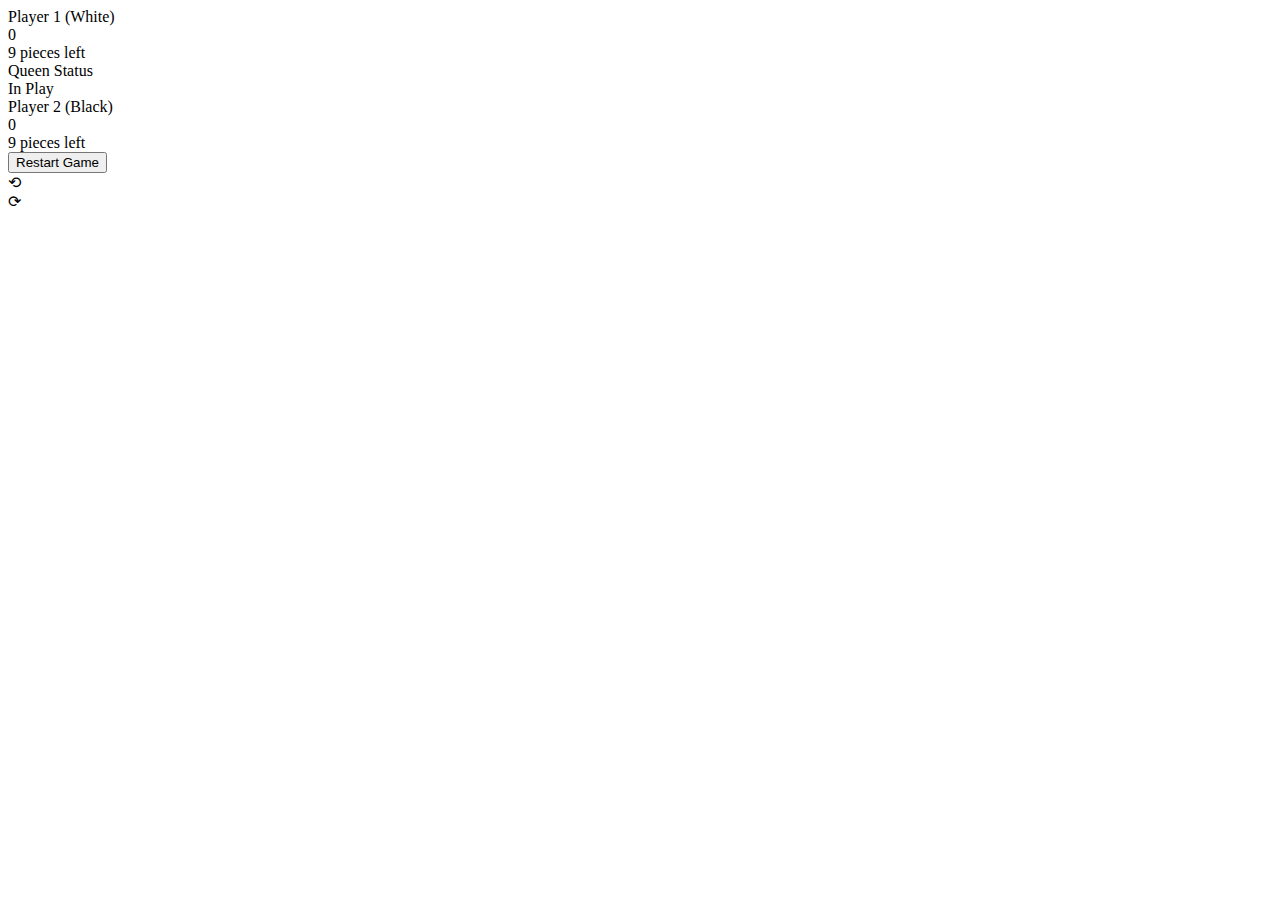
<file: index.html>
<!DOCTYPE html>
<html lang="en">
<head>
    <meta charset="UTF-8">
    <meta name="viewport" content="width=device-width, initial-scale=1.0">
    <style> </style>
    <title>3D Carrom Game</title>
   
</head>
<body>
    <div class="game-container">
        <div class="scoreboard">
            <div class="player player1 active">
                <div>Player 1 (White)</div>
                <div class="score">0</div>
                <div class="pieces-left">9 pieces left</div>
            </div>
            <div>
                <div>Queen Status</div>
                <div class="queen-status">In Play</div>
            </div>
            <div class="player player2">
                <div>Player 2 (Black)</div>
                <div class="score">0</div>
                <div class="pieces-left">9 pieces left</div>
            </div>
        </div>
        
        <div class="carrom-board">
            <!-- Corner pockets -->
            <div class="corner-pocket"></div>
            <div class="corner-pocket"></div>
            <div class="corner-pocket"></div>
            <div class="corner-pocket"></div>
            
            <!-- Board markings -->
            <div class="circle center-circle"></div>
            <div class="center-dot"></div>
            <div class="triangle-marker top-marker"></div>
            <div class="triangle-marker bottom-marker"></div>
            <div class="triangle-marker left-marker"></div>
            <div class="triangle-marker right-marker"></div>
            
            <!-- Direction indicator -->
            <div class="direction-indicator"></div>
        </div>
        
        <div class="power-meter">
            <div class="power-level"></div>
        </div>
        
        <div class="game-controls">
            <button id="restart-btn">Restart Game</button>
        </div>
        
        <div class="rotation-controls">
            <div class="rotation-button rotate-left">⟲</div>
            <div class="rotation-button rotate-right">⟳</div>
        </div>
        
        <div class="game-message"></div>
    </div>
</file>
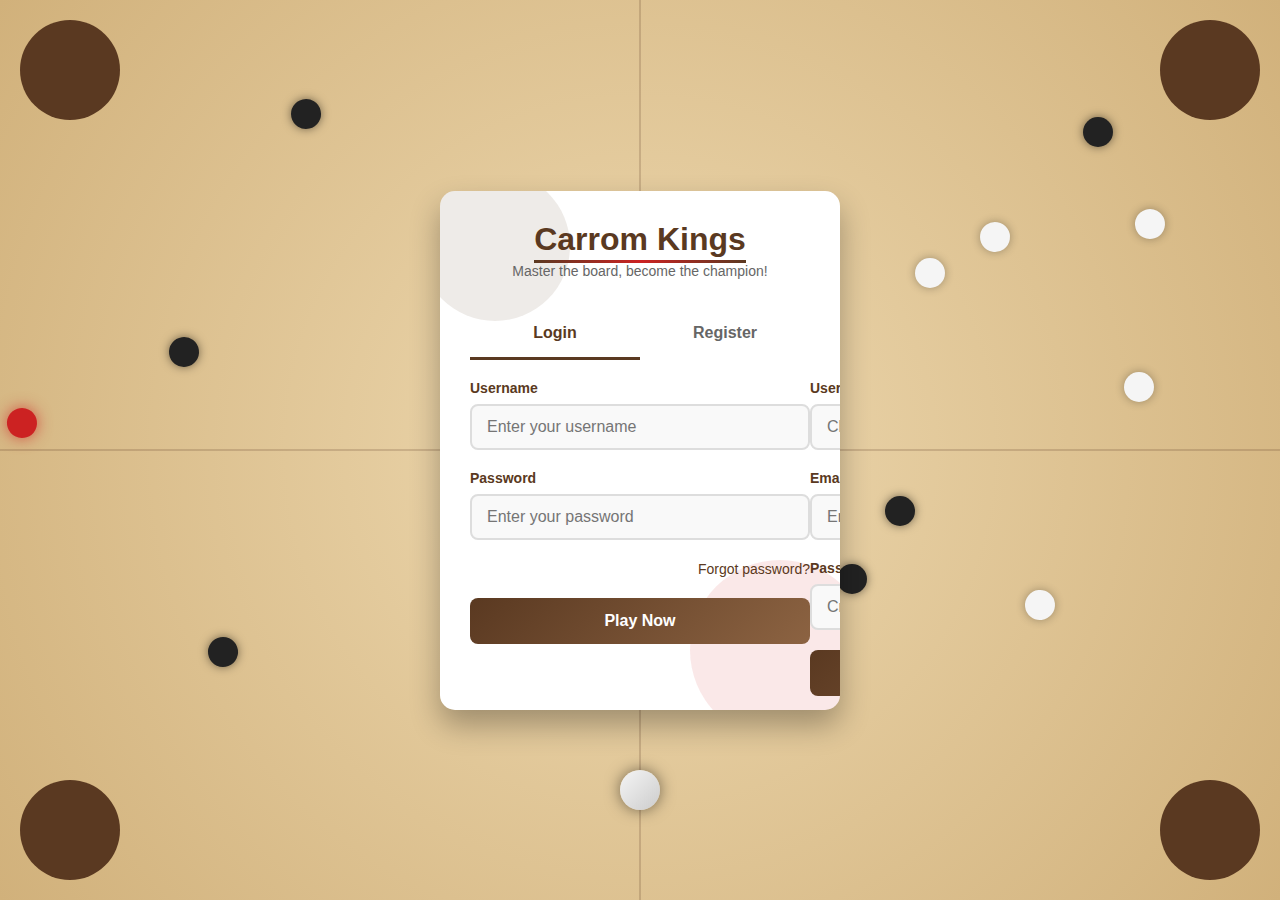
<file: login.html>
<!DOCTYPE html>
<html lang="en">
<head>
    <meta charset="UTF-8">
    <meta name="viewport" content="width=device-width, initial-scale=1.0">
    <title>Carrom Kings - Login</title>
    <style>
        * {
            margin: 0;
            padding: 0;
            box-sizing: border-box;
            font-family: 'Segoe UI', Tahoma, Geneva, Verdana, sans-serif;
        }
        
        body {
            background-color: #f5e2c4;
            height: 100vh;
            display: flex;
            justify-content: center;
            align-items: center;
            overflow: hidden;
            position: relative;
        }
        
        .background {
            position: absolute;
            width: 100%;
            height: 100%;
            background: radial-gradient(circle at center, #eed9b0, #d1b17b);
            z-index: -1;
        }
        
        /* Carrom board corners */
        .corner {
            position: absolute;
            width: 100px;
            height: 100px;
            background-color: #5a3921;
            border-radius: 50%;
        }
        
        .corner-1 {
            top: 20px;
            left: 20px;
        }
        
        .corner-2 {
            top: 20px;
            right: 20px;
        }
        
        .corner-3 {
            bottom: 20px;
            left: 20px;
        }
        
        .corner-4 {
            bottom: 20px;
            right: 20px;
        }
        
        /* Carrom coins animations */
        .coin {
            position: absolute;
            width: 30px;
            height: 30px;
            border-radius: 50%;
            animation: float 6s infinite ease-in-out;
        }
        
        .black-coin {
            background-color: #222;
            box-shadow: 0 0 10px rgba(0, 0, 0, 0.5);
        }
        
        .white-coin {
            background-color: #f5f5f5;
            box-shadow: 0 0 10px rgba(0, 0, 0, 0.3);
        }
        
        .red-coin {
            background-color: #cc2222;
            box-shadow: 0 0 15px rgba(204, 34, 34, 0.7);
        }
        
        .striker {
            position: absolute;
            width: 40px;
            height: 40px;
            border-radius: 50%;
            background: linear-gradient(135deg, #f5f5f5, #ccc);
            box-shadow: 0 0 15px rgba(0, 0, 0, 0.5);
            z-index: 2;
        }
        
        @keyframes float {
            0%, 100% {
                transform: translateY(0) rotate(0deg);
            }
            25% {
                transform: translateY(-20px) rotate(90deg);
            }
            50% {
                transform: translateY(0) rotate(180deg);
            }
            75% {
                transform: translateY(20px) rotate(270deg);
            }
        }
        
        /* Main container */
        .container {
            width: 400px;
            background-color: #fff;
            padding: 30px;
            border-radius: 15px;
            box-shadow: 0 15px 30px rgba(0, 0, 0, 0.3);
            position: relative;
            z-index: 10;
            overflow: hidden;
            animation: containerAppear 1s ease-out forwards;
        }
        
        @keyframes containerAppear {
            from {
                opacity: 0;
                transform: translateY(30px);
            }
            to {
                opacity: 1;
                transform: translateY(0);
            }
        }
        
        .container::before {
            content: '';
            position: absolute;
            top: -20px;
            left: -20px;
            width: 150px;
            height: 150px;
            background-color: #5a3921;
            opacity: 0.1;
            border-radius: 50%;
            z-index: -1;
        }
        
        .container::after {
            content: '';
            position: absolute;
            bottom: -30px;
            right: -30px;
            width: 180px;
            height: 180px;
            background-color: #cc2222;
            opacity: 0.1;
            border-radius: 50%;
            z-index: -1;
        }
        
        /* Game logo */
        .logo {
            text-align: center;
            margin-bottom: 30px;
            position: relative;
        }
        
        .logo h1 {
            color: #5a3921;
            font-size: 32px;
            margin-bottom: 5px;
            position: relative;
            display: inline-block;
            animation: logoAnimation 2s infinite alternate;
        }
        
        @keyframes logoAnimation {
            0% {
                transform: scale(1);
            }
            100% {
                transform: scale(1.05);
            }
        }
        
        .logo h1::after {
            content: '';
            position: absolute;
            bottom: -5px;
            left: 0;
            width: 100%;
            height: 3px;
            background: linear-gradient(to right, #5a3921, #cc2222, #5a3921);
        }
        
        .logo p {
            color: #666;
            font-size: 14px;
        }
        
        /* Form tabs */
        .tabs {
            display: flex;
            margin-bottom: 20px;
            position: relative;
            z-index: 1;
        }
        
        .tab {
            flex: 1;
            text-align: center;
            padding: 15px 0;
            cursor: pointer;
            color: #666;
            font-weight: 600;
            transition: all 0.3s ease;
            border-bottom: 3px solid transparent;
            position: relative;
            overflow: hidden;
        }
        
        .tab.active {
            color: #5a3921;
            border-bottom: 3px solid #5a3921;
        }
        
        .tab::before {
            content: '';
            position: absolute;
            width: 100%;
            height: 100%;
            background-color: rgba(90, 57, 33, 0.1);
            top: 0;
            left: -100%;
            transition: all 0.3s ease;
        }
        
        .tab:hover::before {
            left: 0;
        }
        
        /* Forms container */
        .form-container {
            position: relative;
            height: 300px;
        }
        
        form {
            position: absolute;
            width: 100%;
            height: 100%;
            transition: all 0.5s ease;
        }
        
        .login-form {
            left: 0;
        }
        
        .register-form {
            left: 100%;
        }
        
        .form-container.show-register .login-form {
            left: -100%;
        }
        
        .form-container.show-register .register-form {
            left: 0;
        }
        
        /* Form inputs */
        .input-group {
            margin-bottom: 20px;
            position: relative;
        }
        
        .input-group label {
            display: block;
            margin-bottom: 8px;
            color: #5a3921;
            font-size: 14px;
            font-weight: 600;
            transition: all 0.3s ease;
        }
        
        .input-group input {
            width: 100%;
            padding: 12px 15px;
            border: 2px solid #ddd;
            border-radius: 8px;
            font-size: 16px;
            transition: all 0.3s ease;
            background-color: #f9f9f9;
        }
        
        .input-group input:focus {
            border-color: #5a3921;
            outline: none;
            box-shadow: 0 0 0 3px rgba(90, 57, 33, 0.2);
            background-color: #fff;
        }
        
        /* Submit button */
        button {
            width: 100%;
            padding: 14px;
            background: linear-gradient(135deg, #5a3921, #8c6342);
            border: none;
            border-radius: 8px;
            color: white;
            font-size: 16px;
            font-weight: 600;
            cursor: pointer;
            transition: all 0.3s ease;
            position: relative;
            overflow: hidden;
        }
        
        button:hover {
            transform: translateY(-2px);
            box-shadow: 0 5px 15px rgba(90, 57, 33, 0.5);
        }
        
        button::after {
            content: '';
            position: absolute;
            background: rgba(255, 255, 255, 0.3);
            width: 100px;
            height: 100px;
            border-radius: 50%;
            top: -50px;
            left: -50px;
            opacity: 0;
            transition: all 0.6s ease;
        }
        
        button:active::after {
            transform: scale(5);
            opacity: 0;
            transition: 0s;
        }
        
        /* Forgot password link */
        .forgot-password {
            text-align: right;
            margin-bottom: 20px;
        }
        
        .forgot-password a {
            color: #5a3921;
            text-decoration: none;
            font-size: 14px;
            position: relative;
        }
        
        .forgot-password a::after {
            content: '';
            position: absolute;
            bottom: -2px;
            left: 0;
            width: 0;
            height: 1px;
            background-color: #5a3921;
            transition: width 0.3s ease;
        }
        
        .forgot-password a:hover::after {
            width: 100%;
        }
        
        /* Message styles */
        .message {
            padding: 10px;
            margin-top: 15px;
            border-radius: 5px;
            text-align: center;
            display: none;
            animation: messageAppear 0.3s ease forwards;
        }
        
        @keyframes messageAppear {
            from {
                opacity: 0;
                transform: translateY(10px);
            }
            to {
                opacity: 1;
                transform: translateY(0);
            }
        }
        
        .success {
            background-color: rgba(76, 175, 80, 0.2);
            color: #2e7031;
        }
        
        .error {
            background-color: rgba(244, 67, 54, 0.2);
            color: #c62828;
        }
        
        /* Board lines animations */
        .board-line {
            position: absolute;
            background-color: #5a3921;
            opacity: 0.2;
            z-index: -1;
        }
        
        .horizontal-line {
            height: 2px;
            width: 100%;
            animation: horizontalLineMove 15s infinite linear;
        }
        
        .vertical-line {
            width: 2px;
            height: 100%;
            animation: verticalLineMove 15s infinite linear;
        }
        
        @keyframes horizontalLineMove {
            0% {
                top: 0%;
            }
            100% {
                top: 100%;
            }
        }
        
        @keyframes verticalLineMove {
            0% {
                left: 0%;
            }
            100% {
                left: 100%;
            }
        }
    </style>
</head>
<body>
    <!-- Background elements -->
    <div class="background"></div>
    
    <!-- Carrom board corners -->
    <div class="corner corner-1"></div>
    <div class="corner corner-2"></div>
    <div class="corner corner-3"></div>
    <div class="corner corner-4"></div>
    
    <!-- Board lines -->
    <div class="board-line horizontal-line"></div>
    <div class="board-line vertical-line"></div>
    
    <!-- Floating coins -->
    <div class="coin black-coin" style="top: 15%; left: 25%; animation-delay: 0s;"></div>
    <div class="coin white-coin" style="top: 20%; left: 80%; animation-delay: 0.5s;"></div>
    <div class="coin black-coin" style="top: 70%; left: 15%; animation-delay: 1s;"></div>
    <div class="coin white-coin" style="top: 65%; left: 85%; animation-delay: 1.5s;"></div>
    <div class="coin black-coin" style="top: 35%; left: 10%; animation-delay: 2s;"></div>
    <div class="coin white-coin" style="top: 25%; left: 90%; animation-delay: 2.5s;"></div>
    <div class="coin red-coin" style="top: 50%; left: 5%; animation-delay: 3s;"></div>
    <div class="striker" style="bottom: 10%; left: 50%; transform: translateX(-50%); animation: float 8s infinite ease-in-out;"></div>
    
    <!-- Main container -->
    <div class="container">
        <div class="logo">
            <h1>Carrom Kings</h1>
            <p>Master the board, become the champion!</p>
        </div>
        
        <div class="tabs">
            <div class="tab active" id="login-tab">Login</div>
            <div class="tab" id="register-tab">Register</div>
        </div>
        
        <div class="form-container">
            <form class="login-form" id="loginForm">
                <div class="input-group">
                    <label for="login-username">Username</label>
                    <input type="text" id="login-username" placeholder="Enter your username" required>
                </div>
                
                <div class="input-group">
                    <label for="login-password">Password</label>
                    <input type="password" id="login-password" placeholder="Enter your password" required>
                </div>
                
                <div class="forgot-password">
                    <a href="#">Forgot password?</a>
                </div>
                
                <button type="submit">Play Now</button>
                <div class="message" id="login-message"></div>
            </form>
            
            <form class="register-form" id="registerForm">
                <div class="input-group">
                    <label for="register-username">Username</label>
                    <input type="text" id="register-username" placeholder="Choose a username" required>
                </div>
                
                <div class="input-group">
                    <label for="register-email">Email</label>
                    <input type="email" id="register-email" placeholder="Enter your email" required>
                </div>
                
                <div class="input-group">
                    <label for="register-password">Password</label>
                    <input type="password" id="register-password" placeholder="Create a password" required>
                </div>
                
                <button type="submit">Join the Game</button>
                <div class="message" id="register-message"></div>
            </form>
        </div>
    </div>

    <script>
        // Tab switching functionality
        const loginTab = document.getElementById('login-tab');
        const registerTab = document.getElementById('register-tab');
        const formContainer = document.querySelector('.form-container');
        
        loginTab.addEventListener('click', () => {
            loginTab.classList.add('active');
            registerTab.classList.remove('active');
            formContainer.classList.remove('show-register');
        });
        
        registerTab.addEventListener('click', () => {
            registerTab.classList.add('active');
            loginTab.classList.remove('active');
            formContainer.classList.add('show-register');
        });
        
        // Form submission handling
        const loginForm = document.getElementById('loginForm');
        const registerForm = document.getElementById('registerForm');
        const loginMessage = document.getElementById('login-message');
        const registerMessage = document.getElementById('register-message');
        
        // Simulated user database
        const users = [];
        
        loginForm.addEventListener('submit', (e) => {
            e.preventDefault();
            
            const username = document.getElementById('login-username').value;
            const password = document.getElementById('login-password').value;
            
            // Add loading animation to button
            const button = loginForm.querySelector('button');
            button.innerHTML = 'Logging in...';
            button.disabled = true;
            
            // Simulate API call with timeout
            setTimeout(() => {
                // Check if user exists
                const user = users.find(u => (u.username === username || u.email === username) && u.password === password);
                
                if (user) {
                    showMessage(loginMessage, 'Login successful! Starting game...', 'success');
                    
                    // Add some animation before redirect
                    document.querySelectorAll('.coin').forEach(coin => {
                        coin.style.animationDuration = '1s';
                    });
                    
                    // Simulate redirect after login
                    setTimeout(() => {
                        alert('Welcome to Carrom Kings Game! This would redirect to the game.');
                        button.innerHTML = 'Play Now';
                        button.disabled = false;
                    }, 1500);
                } else {
                    showMessage(loginMessage, 'Invalid username or password', 'error');
                    button.innerHTML = 'Play Now';
                    button.disabled = false;
                }
            }, 1000);
        });
        
        registerForm.addEventListener('submit', (e) => {
            e.preventDefault();
            
            const username = document.getElementById('register-username').value;
            const email = document.getElementById('register-email').value;
            const password = document.getElementById('register-password').value;
            
            // Add loading animation to button
            const button = registerForm.querySelector('button');
            button.innerHTML = 'Creating account...';
            button.disabled = true;
            
            // Check if username or email already exists
            if (users.some(u => u.username === username)) {
                showMessage(registerMessage, 'Username already taken', 'error');
                button.innerHTML = 'Join the Game';
                button.disabled = false;
                return;
            }
            
            if (users.some(u => u.email === email)) {
                showMessage(registerMessage, 'Email already registered', 'error');
                button.innerHTML = 'Join the Game';
                button.disabled = false;
                return;
            }
            
            // Simulate API call with timeout
            setTimeout(() => {
                // Add user to our simulated database
                users.push({ username, email, password });
                
                showMessage(registerMessage, 'Registration successful! You can now log in.', 'success');
                
                // Clear form
                document.getElementById('register-username').value = '';
                document.getElementById('register-email').value = '';
                document.getElementById('register-password').value = '';
                
                button.innerHTML = 'Join the Game';
                button.disabled = false;
                
                // Switch to login tab after successful registration
                setTimeout(() => {
                    loginTab.click();
                }, 1500);
            }, 1000);
        });
        
        function showMessage(element, message, type) {
            element.textContent = message;
            element.className = 'message ' + type;
            element.style.display = 'block';
            
            // Hide message after 3 seconds
            setTimeout(() => {
                element.style.display = 'none';
            }, 3000);
        }
        
        // Dynamic animation for coins
        document.querySelectorAll('.coin').forEach(coin => {
            // Randomize starting position slightly
            const currentTop = parseFloat(coin.style.top);
            const currentLeft = parseFloat(coin.style.left);
            
            coin.style.top = `${currentTop + (Math.random() * 10 - 5)}%`;
            coin.style.left = `${currentLeft + (Math.random() * 10 - 5)}%`;
            
            // Add slight random rotation
            coin.style.transform = `rotate(${Math.random() * 360}deg)`;
        });
        
        // Create additional coins on load for more animation
        function createCoins() {
            const colors = ['black-coin', 'white-coin', 'black-coin', 'white-coin'];
            const container = document.body;
            
            for (let i = 0; i < 5; i++) {
                const coin = document.createElement('div');
                coin.className = `coin ${colors[i % colors.length]}`;
                coin.style.top = `${Math.random() * 90 + 5}%`;
                coin.style.left = `${Math.random() * 90 + 5}%`;
                coin.style.animationDelay = `${Math.random() * 5}s`;
                coin.style.animationDuration = `${5 + Math.random() * 5}s`;
                container.appendChild(coin);
            }
        }
        
        createCoins();
    </script>
</body>
</html>
</file>
